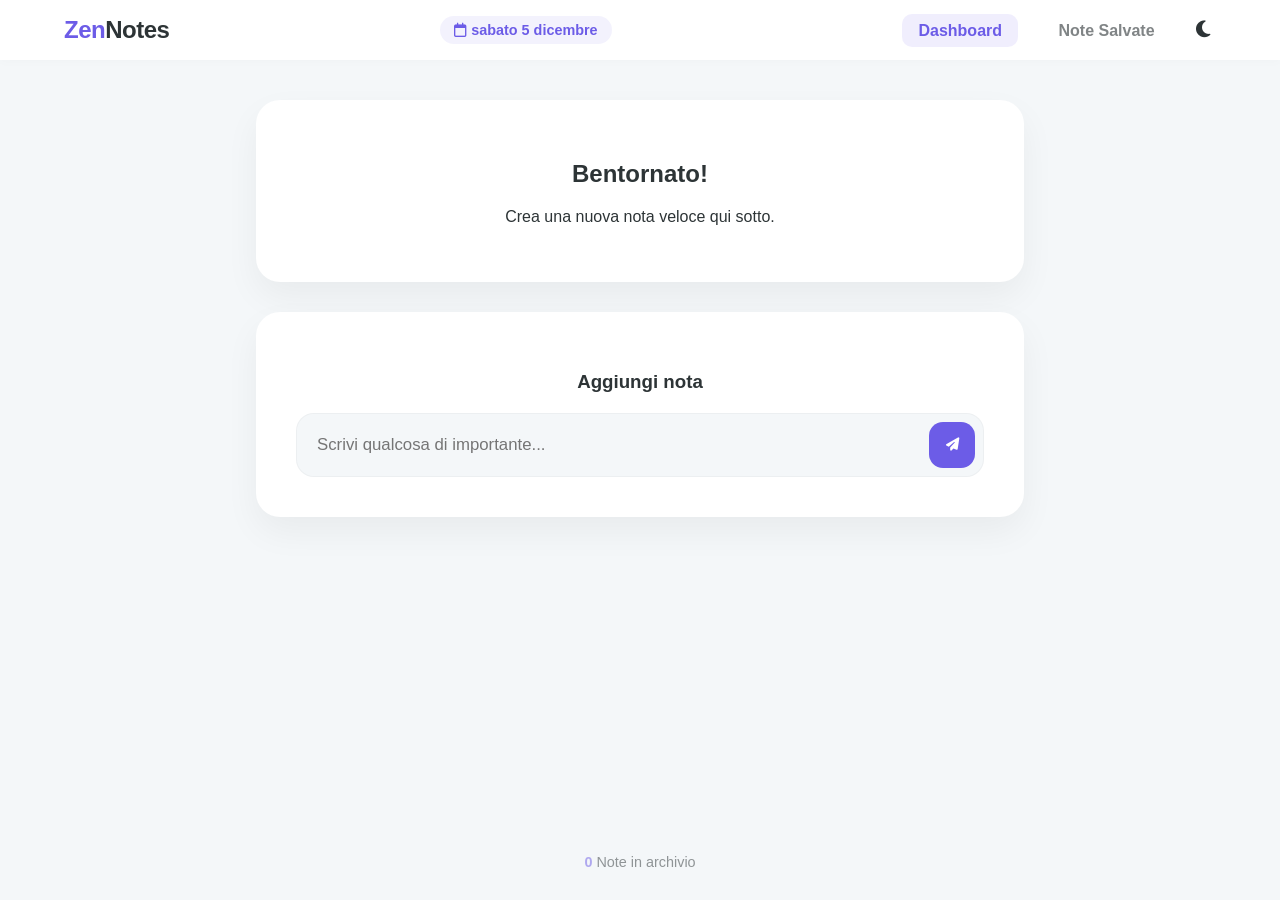
<file: client/index.html>
<!DOCTYPE html>
<html lang="it" data-theme="light">
<head>
    <meta charset="UTF-8">
    <meta name="viewport" content="width=device-width, initial-scale=1.0">
    <title>ZenNotes — Dashboard</title>
    <link rel="stylesheet" href="css/style.css">
    <link rel="stylesheet" href="https://cdnjs.cloudflare.com/ajax/libs/font-awesome/6.4.0/css/all.min.css">
</head>
<body>

    <header class="main-header">
        <div class="header-content">
            <div class="logo">
                <h1><span>Zen</span>Notes</h1>
            </div>
            
            <div class="date-widget">
                <i class="fa-regular fa-calendar"></i>
                <span id="currentDate">--/--/----</span>
            </div>

            <nav class="nav-menu">
                <a href="index.html" class="nav-link active">Dashboard</a>
                <a href="note.html" class="nav-link">Note Salvate</a>
                <button id="themeToggle" class="theme-icon-btn">
                    <i class="fa-solid fa-moon"></i>
                </button>
            </nav>
        </div>
    </header>

    <main class="container">
        <div class="glass-card welcome-card">
            <h2>Bentornato!</h2>
            <p>Crea una nuova nota veloce qui sotto.</p>
        </div>

        <div class="glass-card input-card">
            <h3>Aggiungi nota</h3>
            <div class="input-wrapper">
                <input type="text" id="noteInput" placeholder="Scrivi qualcosa di importante...">
                <button onclick="addNote()" class="btn-send">
                    <i class="fa-solid fa-paper-plane"></i>
                </button>
            </div>
        </div>
    </main>

    <footer class="main-footer">
        <div class="footer-content">
            <span id="totalNotes">0</span> Note in archivio
        </div>
    </footer>

    <script src="js/script.js"></script>
    <script src="js/notes-list.js"></script>
</body>
</html>
</file>
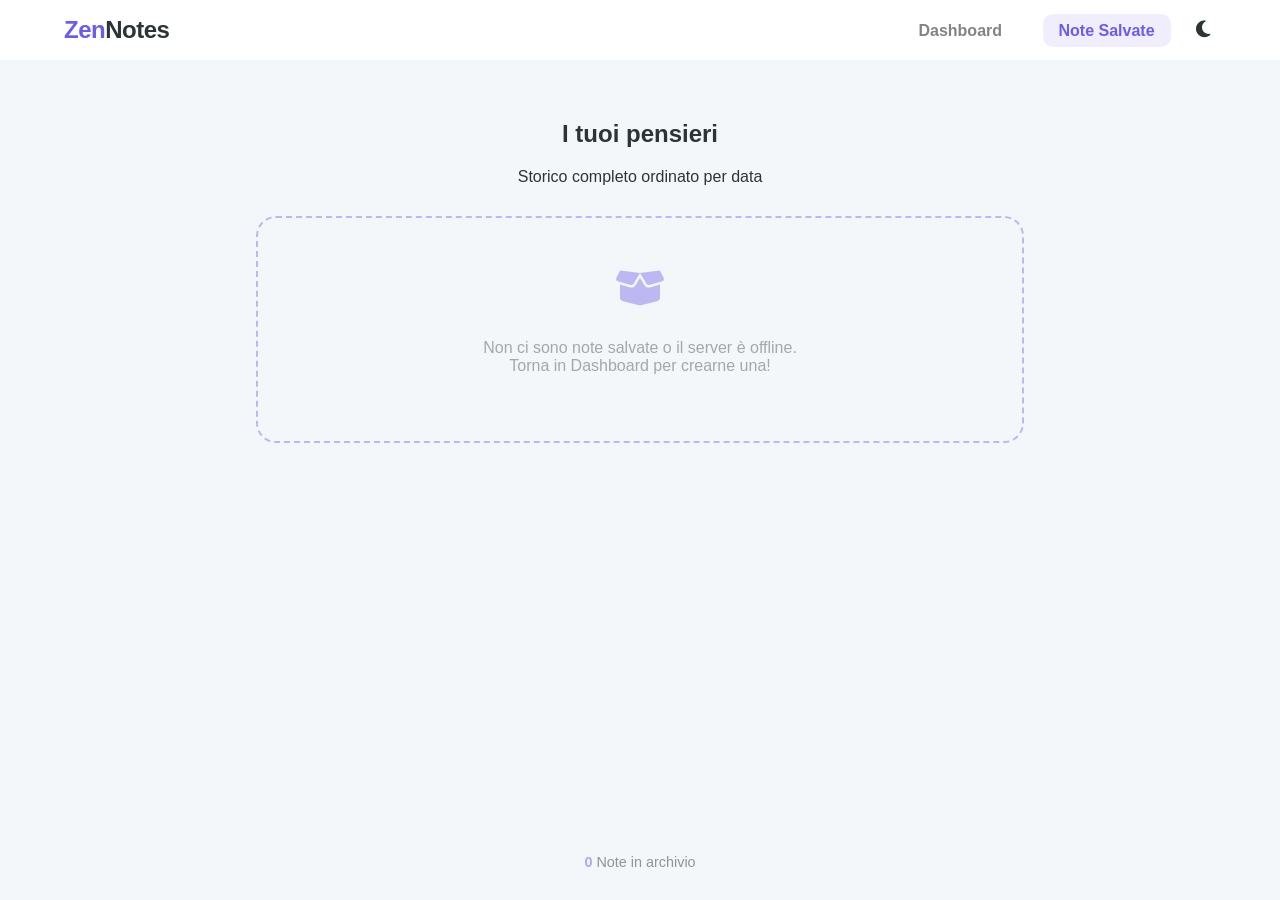
<file: client/note.html>
<!DOCTYPE html>
<html lang="it" data-theme="light">
<head>
    <meta charset="UTF-8">
    <meta name="viewport" content="width=device-width, initial-scale=1.0">
    <title>ZenNotes — Archivio</title>
    <link rel="stylesheet" href="css/style.css">
    <link rel="stylesheet" href="https://cdnjs.cloudflare.com/ajax/libs/font-awesome/6.4.0/css/all.min.css">
</head>
<body>

    <header class="main-header">
        <div class="header-content">
            <div class="logo"><h1><span>Zen</span>Notes</h1></div>
            <nav class="nav-menu">
                <a href="index.html" class="nav-link">Dashboard</a>
                <a href="note.html" class="nav-link active">Note Salvate</a>
                <button id="themeToggle" class="theme-icon-btn"><i class="fa-solid fa-moon"></i></button>
            </nav>
        </div>
    </header>

    <main class="container">
        <div class="section-title" style="text-align: center; margin-bottom: 30px;">
            <h2>I tuoi pensieri</h2>
            <p>Storico completo ordinato per data</p>
        </div>
        
        <div id="notesContainer"></div>
    </main>

    <footer class="main-footer">
        <div class="footer-content">
            <span id="totalNotesArchive">0</span> Note in archivio
        </div>
    </footer>

    <script src="js/script.js"></script>
    <script src="js/notes-list.js"></script>
    
    <script>
        // Carica le note specificamente per questa pagina all'avvio
        window.onload = () => {
            loadNotesArchive();
            updateTotalCounter();
        };
    </script>
</body>
</html>
</file>
<file: client/css/style.css>
/* VARIABILI COLORE (Light/Dark) */
:root {
    --bg-body: #f4f7f9;
    --glass: #ffffff;
    --text: #2d3436;
    --accent: #6c5ce7; /* Viola Zen */
    --accent-hover: #5b4bc4;
    --shadow: 0 15px 35px rgba(0,0,0,0.05);
}

[data-theme="dark"] {
    --bg-body: #121214;
    --glass: #1e1e21;
    --text: #f5f5f5;
    --accent: #a29bfe;
    --shadow: 0 15px 35px rgba(0,0,0,0.3);
}

/* RESET E BASE */
body {
    font-family: 'Inter', -apple-system, sans-serif;
    background-color: var(--bg-body);
    color: var(--text);
    margin: 0;
    display: flex;
    flex-direction: column;
    min-height: 100vh;
    transition: all 0.3s ease;
}

/* TESTATA */
.main-header {
    background: var(--glass);
    padding: 1rem 0;
    display: flex;
    justify-content: center;
    box-shadow: 0 2px 10px rgba(0,0,0,0.02);
}

.header-content {
    width: 90%;
    max-width: 1200px;
    display: flex;
    justify-content: space-between;
    align-items: center;
}

/* LOGO VIOLA */
.logo h1 { font-size: 1.5rem; margin: 0; letter-spacing: -0.5px; }
.logo h1 span { color: var(--accent); }

/* NAVIGAZIONE ESTETICA */
.nav-link {
    text-decoration: none;
    color: var(--text);
    font-weight: 600;
    margin-left: 20px;
    padding: 8px 16px;
    border-radius: 10px;
    transition: 0.3s;
    opacity: 0.6;
}
.nav-link:hover, .nav-link.active {
    opacity: 1;
    background: rgba(108, 92, 231, 0.1);
    color: var(--accent);
}

.theme-icon-btn {
    background: none;
    border: none;
    color: var(--text);
    font-size: 1.2rem;
    cursor: pointer;
    margin-left: 15px;
}

/* DATA WIDGET */
.date-widget {
    background: rgba(108, 92, 231, 0.08);
    padding: 6px 14px;
    border-radius: 20px;
    font-size: 0.9rem;
    color: var(--accent);
    font-weight: 600;
}

/* LAYOUT CARD (60% LARGHEZZA) */
.container {
    width: 60%;
    max-width: 800px;
    margin: 40px auto;
    flex: 1;
}

.glass-card {
    background: var(--glass);
    padding: 40px;
    border-radius: 24px;
    box-shadow: var(--shadow);
    margin-bottom: 30px;
    text-align: center;
}

/* INPUT BOX FORMATTATA */
.input-wrapper {
    background: var(--bg-body);
    padding: 8px;
    border-radius: 18px;
    display: flex;
    align-items: center;
    margin-top: 20px;
    border: 1px solid rgba(0,0,0,0.03);
}

.input-wrapper input {
    flex: 1;
    border: none;
    background: transparent;
    padding: 12px;
    font-size: 1.05rem;
    color: var(--text);
    outline: none;
}

.btn-send {
    background: var(--accent);
    color: white;
    border: none;
    width: 46px;
    height: 46px;
    border-radius: 14px;
    cursor: pointer;
    transition: 0.2s;
}
.btn-send:hover { transform: scale(1.05); background: var(--accent-hover); }

/* NOTE NELLO STORICO */
.note-item {
    background: var(--glass);
    padding: 20px 30px;
    border-radius: 18px;
    margin-bottom: 15px;
    display: flex;
    justify-content: space-between;
    align-items: center;
    box-shadow: var(--shadow);
    text-align: left;
}

.note-item h4 { margin: 0; font-size: 0.8rem; opacity: 0.5; color: var(--accent); }
.note-item p { margin: 5px 0 0 0; font-size: 1.1rem; }

/* FOOTER IN BASSO AL CENTRO */
.main-footer {
    padding: 30px 0;
    text-align: center;
}

.footer-content {
    font-size: 0.9rem;
    opacity: 0.5;
    font-weight: 500;
}

#totalNotes, #totalNotesArchive {
    color: var(--accent);
    font-weight: 700;
}

/* STATO VUOTO */
.empty-state {
    padding: 50px;
    text-align: center;
    opacity: 0.4;
    border: 2px dashed var(--accent);
    border-radius: 20px;
}
</file>
